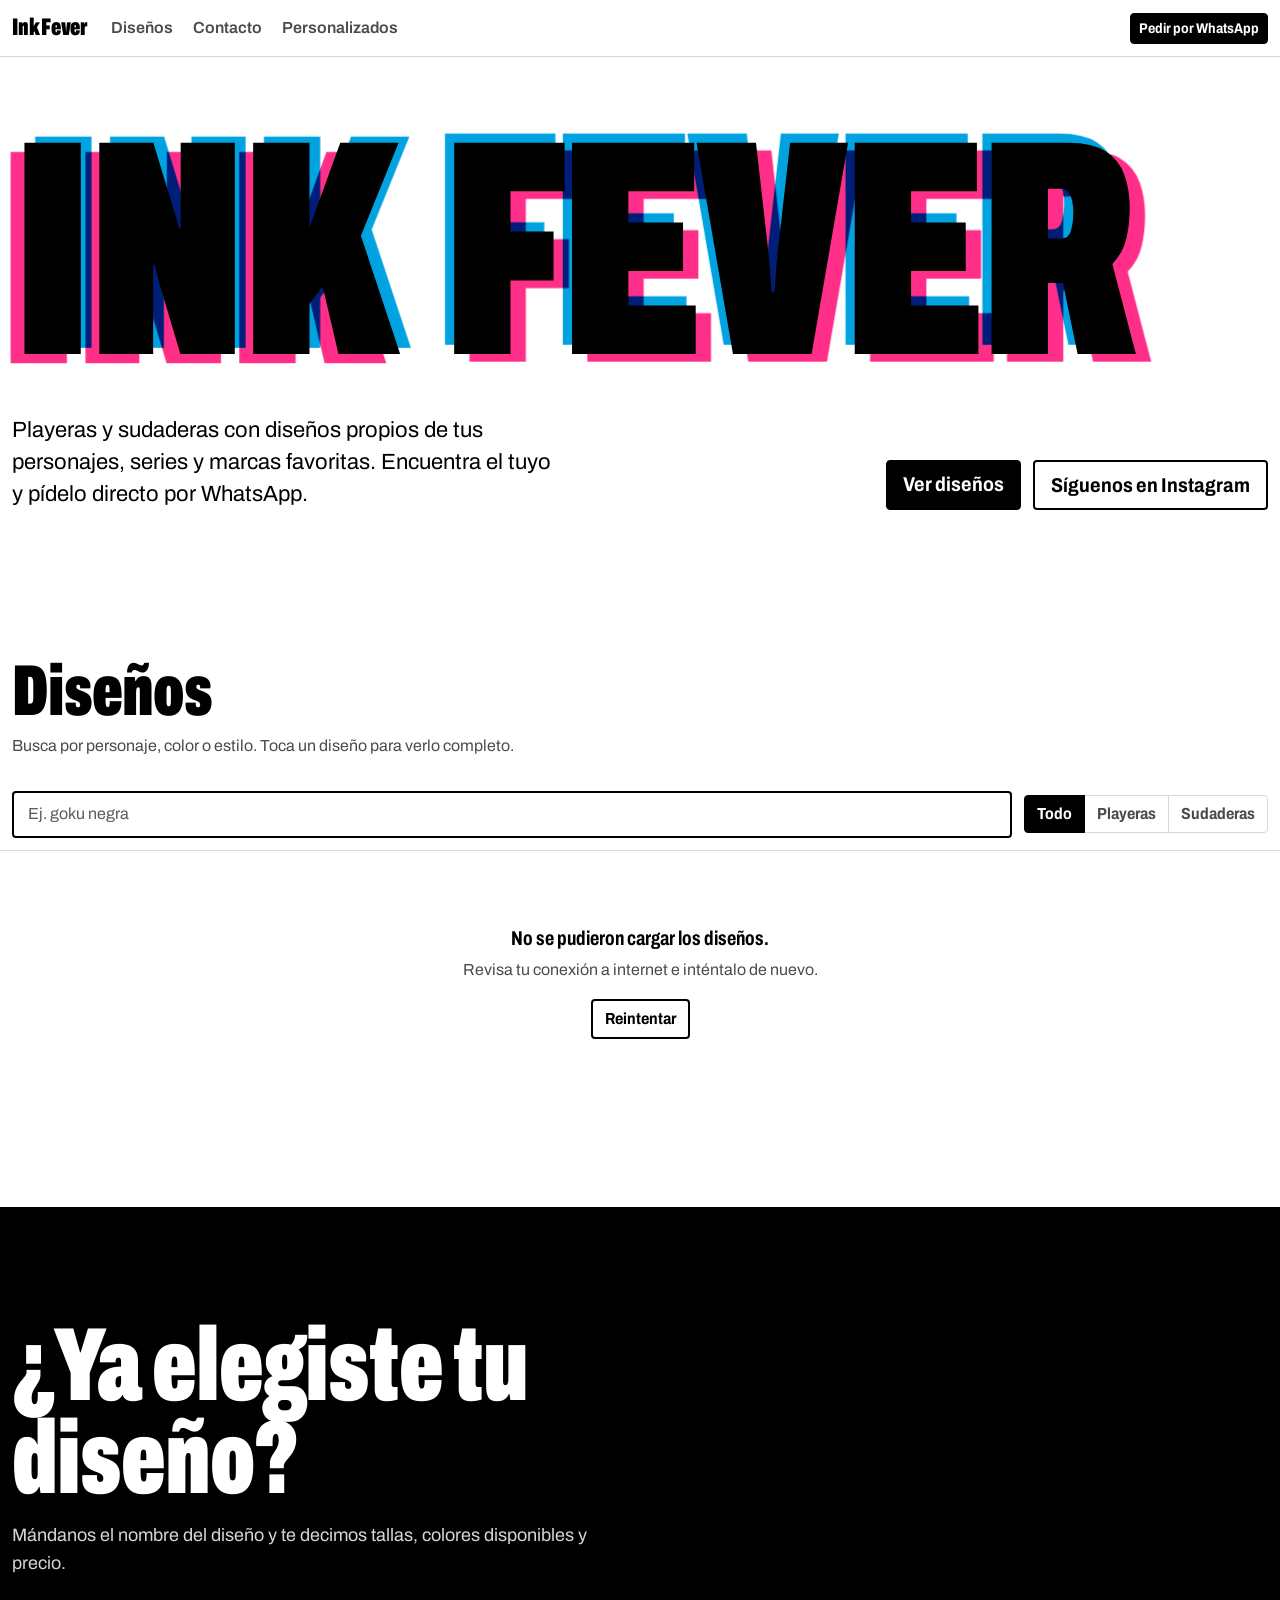
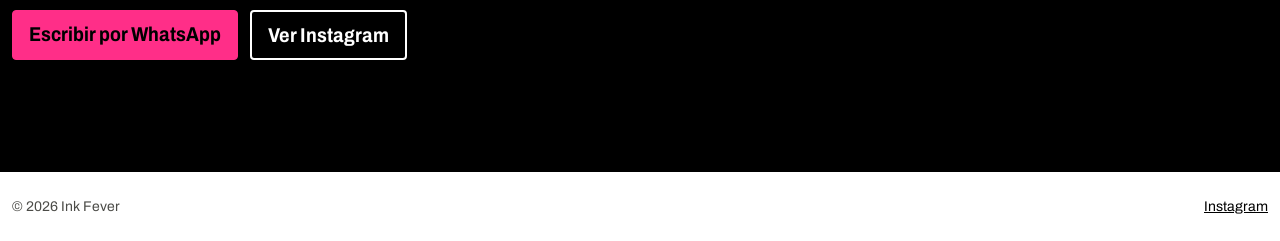
<file: frontend/index.html>
<!doctype html>
<html lang="es-MX">
<head>
  <meta charset="utf-8">
  <meta name="viewport" content="width=device-width, initial-scale=1">
  <title>Ink Fever | Playeras y sudaderas con diseños propios</title>
  <meta name="description" content="Playeras y sudaderas con diseños de Ink Fever. Busca tu diseño favorito y pídelo por WhatsApp.">
  <meta name="theme-color" content="#000000">

  <meta property="og:type" content="website">
  <meta property="og:title" content="Ink Fever">
  <meta property="og:description" content="Playeras y sudaderas con diseños propios. Elige el tuyo y pídelo por WhatsApp.">

  <link rel="icon" href="img/icon2.png" type="image/png">
  <link rel="preconnect" href="https://fonts.googleapis.com">
  <link rel="preconnect" href="https://fonts.gstatic.com" crossorigin>
  <link rel="stylesheet" href="https://fonts.googleapis.com/css2?family=Archivo:wdth,wght@62..125,400..900&display=swap">
  <link rel="stylesheet" href="https://cdn.jsdelivr.net/npm/bootstrap@5.3.3/dist/css/bootstrap.min.css"
        integrity="sha384-QWTKZyjpPEjISv5WaRU9OFeRpok6YctnYmDr5pNlyT2bRjXh0JMhjY6hW+ALEwIH" crossorigin="anonymous">
  <link rel="stylesheet" href="css/base.css">
  <link rel="stylesheet" href="css/landing.css">
</head>
<body>
  <a class="visually-hidden-focusable saltar" href="#disenos">Ir a los diseños</a>

  <header class="barra">
    <div class="container-xxl barra-interior">
      <a class="barra-marca" href="#inicio">Ink Fever</a>
      <nav class="barra-nav" aria-label="Principal">
        <a href="#disenos">Diseños</a>
        <a href="#contacto">Contacto</a>
        <a href="personalizados.html">Personalizados</a>
      </nav>
      <a class="btn btn-tinta btn-sm js-whatsapp" href="#" target="_blank" rel="noopener">Pedir por WhatsApp</a>
    </div>
  </header>

  <main id="inicio">
    <!-- Hero: el nombre impreso como serigrafía con el registro movido -->
    <section class="hero">
      <div class="container-xxl">
        <h1 class="marca" aria-label="Ink Fever">
          <span class="marca-linea" data-texto="INK" aria-hidden="true">INK</span>
          <span class="marca-linea" data-texto="FEVER" aria-hidden="true">FEVER</span>
        </h1>
        <div class="hero-pie">
          <p class="hero-texto">
            Playeras y sudaderas con diseños propios de tus personajes, series y marcas favoritas.
            Encuentra el tuyo y pídelo directo por WhatsApp.
          </p>
          <div class="hero-acciones">
            <a class="btn btn-tinta btn-lg" href="#disenos">Ver diseños</a>
            <a class="btn btn-contorno btn-lg js-instagram" href="#" target="_blank" rel="noopener">Síguenos en Instagram</a>
          </div>
        </div>
      </div>
    </section>

    <!-- Carrusel de categorías: cinta continua. Cada nombre filtra la galería. -->
    <section class="cinta" aria-label="Categorías">
      <div class="cinta-pista" id="cinta"></div>
    </section>

    <!-- Galería -->
    <section class="galeria" id="disenos" aria-labelledby="titulo-disenos">
      <div class="container-xxl">
        <div class="galeria-encabezado">
          <h2 id="titulo-disenos">Diseños</h2>
          <p class="galeria-ayuda">Busca por personaje, color o estilo. Toca un diseño para verlo completo.</p>
        </div>

        <div class="filtros">
          <div class="filtros-busqueda">
            <label class="visually-hidden" for="buscar">Buscar diseños</label>
            <input class="form-control" type="search" id="buscar" placeholder="Ej. goku negra" autocomplete="off" maxlength="100">
          </div>
          <div class="btn-group filtros-tipo" role="group" aria-label="Tipo de prenda">
            <input type="radio" class="btn-check" name="tipo" id="tipo-todo" value="" checked>
            <label class="btn btn-filtro" for="tipo-todo">Todo</label>
            <input type="radio" class="btn-check" name="tipo" id="tipo-playera" value="playera">
            <label class="btn btn-filtro" for="tipo-playera">Playeras</label>
            <input type="radio" class="btn-check" name="tipo" id="tipo-sudadera" value="sudadera">
            <label class="btn btn-filtro" for="tipo-sudadera">Sudaderas</label>
          </div>
          <div id="filtro-categoria" class="filtros-categoria"></div>
        </div>

        <div id="estado" class="galeria-estado" role="status" aria-live="polite"></div>
        <ul id="rejilla" class="rejilla" aria-label="Lista de diseños"></ul>

        <div class="galeria-mas">
          <button id="cargar-mas" class="btn btn-contorno" type="button" hidden>Ver más diseños</button>
        </div>
      </div>
    </section>

    <!-- Contacto -->
    <section class="contacto" id="contacto" aria-labelledby="titulo-contacto">
      <div class="container-xxl contacto-interior">
        <h2 id="titulo-contacto">¿Ya elegiste tu diseño?</h2>
        <p>Mándanos el nombre del diseño y te decimos tallas, colores disponibles y precio.</p>
        <div class="contacto-acciones">
          <a class="btn btn-fiebre btn-lg js-whatsapp" href="#" target="_blank" rel="noopener">Escribir por WhatsApp</a>
          <a class="btn btn-contorno-claro btn-lg js-instagram" href="#" target="_blank" rel="noopener">Ver Instagram</a>
        </div>
      </div>
    </section>
  </main>

  <footer class="pie">
    <div class="container-xxl pie-interior">
      <span>© <span id="anio"></span> Ink Fever</span>
      <a class="js-instagram" href="#" target="_blank" rel="noopener">Instagram</a>
    </div>
  </footer>

  <!-- Detalle de una prenda -->
  <div class="modal fade" id="modal-prenda" tabindex="-1" aria-labelledby="modal-titulo" aria-hidden="true">
    <div class="modal-dialog modal-dialog-centered modal-lg modal-fullscreen-sm-down">
      <div class="modal-content detalle">
        <button type="button" class="btn-close detalle-cerrar" data-bs-dismiss="modal" aria-label="Cerrar"></button>
        <div class="detalle-rejilla">
          <div class="detalle-galeria">
            <img id="detalle-imagen" class="detalle-imagen" alt="">
            <div id="detalle-miniaturas" class="detalle-miniaturas"></div>
          </div>
          <div class="detalle-info">
            <p id="detalle-tipo" class="detalle-tipo"></p>
            <h2 id="modal-titulo" class="detalle-titulo"></h2>
            <p id="detalle-descripcion" class="detalle-descripcion"></p>
            <div id="detalle-etiquetas" class="etiquetas"></div>
            <div class="detalle-acciones">
              <a id="detalle-whatsapp" class="btn btn-tinta btn-lg" target="_blank" rel="noopener">Pedir este diseño</a>
              <a class="btn btn-contorno js-instagram" href="#" target="_blank" rel="noopener">Ver más en Instagram</a>
            </div>
          </div>
        </div>
      </div>
    </div>
  </div>
    
  <script src="https://cdn.jsdelivr.net/npm/bootstrap@5.3.3/dist/js/bootstrap.bundle.min.js"
          integrity="sha384-YvpcrYf0tY3lHB60NNkmXc5s9fDVZLESaAA55NDzOxhy9GkcIdslK1eN7N6jIeHz" crossorigin="anonymous"></script>
  <script type="module" src="js/landing.js"></script>
  
  
</body>
</html>
</file>
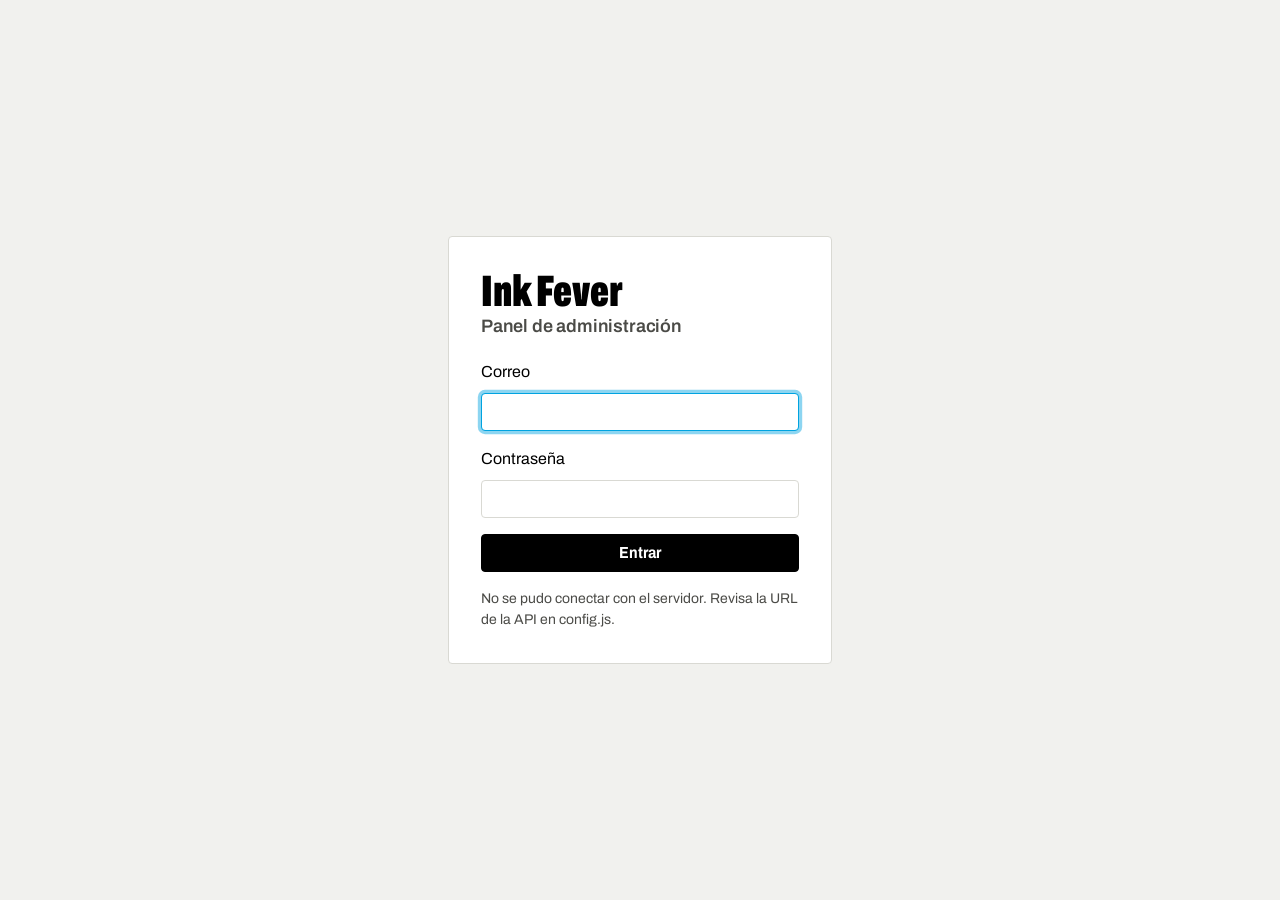
<file: frontend/admin/index.html>
<!doctype html>
<html lang="es-MX">
<head>
  <meta charset="utf-8">
  <meta name="viewport" content="width=device-width, initial-scale=1">
  <meta name="robots" content="noindex, nofollow">
  <title>Panel | Ink Fever</title>
  <link rel="icon" href="../img/icon2.png" type="image/png">
  <link rel="preconnect" href="https://fonts.googleapis.com">
  <link rel="preconnect" href="https://fonts.gstatic.com" crossorigin>
  <link rel="stylesheet" href="https://fonts.googleapis.com/css2?family=Archivo:wdth,wght@62..125,400..900&display=swap">
  <link rel="stylesheet" href="https://cdn.jsdelivr.net/npm/bootstrap@5.3.3/dist/css/bootstrap.min.css"
        integrity="sha384-QWTKZyjpPEjISv5WaRU9OFeRpok6YctnYmDr5pNlyT2bRjXh0JMhjY6hW+ALEwIH" crossorigin="anonymous">
  <link rel="stylesheet" href="../css/base.css">
  <link rel="stylesheet" href="../css/admin.css">
</head>
<body>

  <!-- ================= Inicio de sesión ================= -->
  <main id="vista-login" class="login" hidden>
    <form id="form-login" class="login-tarjeta" novalidate>
      <p class="login-marca">Ink Fever</p>
      <h1>Panel de administración</h1>

      <div class="mb-3">
        <label class="form-label" for="login-email">Correo</label>
        <input class="form-control" id="login-email" type="email" autocomplete="username" required>
      </div>
      <div class="mb-3">
        <label class="form-label" for="login-password">Contraseña</label>
        <input class="form-control" id="login-password" type="password" autocomplete="current-password" required maxlength="72">
      </div>

      <div id="login-error" class="alert alert-danger py-2" role="alert" hidden></div>
      <button id="login-boton" class="btn btn-tinta w-100" type="submit">Entrar</button>
      <p id="estado-servidor" class="login-servidor" role="status" aria-live="polite"></p>
    </form>
  </main>

  <!-- ================= Panel ================= -->
  <div id="vista-panel" hidden>
    <header class="panel-barra">
      <div class="container-xl panel-barra-interior">
        <span class="panel-marca">Ink Fever <span>Panel</span></span>
        <span id="admin-nombre" class="panel-usuario"></span>
        <a class="btn btn-sm btn-contorno-claro" href="../index.html" target="_blank" rel="noopener">Ver sitio</a>
        <button id="boton-salir" class="btn btn-sm btn-fiebre" type="button">Cerrar sesión</button>
      </div>
    </header>

    <main class="container-xl py-4">
      <ul class="nav nav-tabs mb-4" role="tablist">
        <li class="nav-item" role="presentation">
          <button class="nav-link active" data-bs-toggle="tab" data-bs-target="#tab-prendas" type="button" role="tab" aria-controls="tab-prendas" aria-selected="true">Prendas</button>
        </li>
        <li class="nav-item" role="presentation">
          <button class="nav-link" data-bs-toggle="tab" data-bs-target="#tab-categorias" type="button" role="tab" aria-controls="tab-categorias" aria-selected="false">Categorías</button>
        </li>
      </ul>

      <div class="tab-content">
        <!-- Prendas -->
        <section class="tab-pane fade show active" id="tab-prendas" role="tabpanel" aria-label="Prendas">
          <div class="panel-herramientas">
            <label class="visually-hidden" for="buscar-prendas">Buscar prendas</label>
            <input class="form-control" id="buscar-prendas" type="search" placeholder="Buscar por nombre o etiqueta" maxlength="100">
            <button id="boton-nueva" class="btn btn-tinta" type="button">Nueva prenda</button>
          </div>

          <div id="prendas-estado" class="panel-estado" role="status" aria-live="polite"></div>
          <div class="table-responsive">
            <table class="table align-middle panel-tabla">
              <thead>
                <tr>
                  <th scope="col"><span class="visually-hidden">Foto</span></th>
                  <th scope="col">Prenda</th>
                  <th scope="col">Tipo</th>
                  <th scope="col">Categoría</th>
                  <th scope="col">Visible</th>
                  <th scope="col"><span class="visually-hidden">Acciones</span></th>
                </tr>
              </thead>
              <tbody id="tabla-prendas"></tbody>
            </table>
          </div>
          <div class="text-center">
            <button id="prendas-mas" class="btn btn-contorno" type="button" hidden>Ver más</button>
          </div>
        </section>

        <!-- Categorías -->
        <section class="tab-pane fade" id="tab-categorias" role="tabpanel" aria-label="Categorías">
          <div class="row g-4">
            <div class="col-lg-4">
              <form id="form-categoria" class="panel-caja" novalidate>
                <h2 id="titulo-form-categoria" class="h5">Nueva categoría</h2>
                <input type="hidden" id="categoria-id">
                <div class="mb-3">
                  <label class="form-label" for="categoria-nombre">Nombre</label>
                  <input class="form-control" id="categoria-nombre" required minlength="2" maxlength="60" placeholder="Ej. Dragon Ball">
                </div>
                <div class="mb-3">
                  <label class="form-label" for="categoria-orden">Orden en el carrusel</label>
                  <input class="form-control" id="categoria-orden" type="number" min="0" max="999" value="0">
                  <div class="form-text">Las de número menor aparecen primero.</div>
                </div>
                <div class="form-check form-switch mb-3">
                  <input class="form-check-input" id="categoria-activa" type="checkbox" role="switch" checked>
                  <label class="form-check-label" for="categoria-activa">Mostrar en el sitio</label>
                </div>
                <div id="categoria-error" class="alert alert-danger py-2" role="alert" hidden></div>
                <div class="d-flex gap-2">
                  <button class="btn btn-tinta" type="submit">Guardar categoría</button>
                  <button id="categoria-cancelar" class="btn btn-contorno" type="button" hidden>Cancelar</button>
                </div>
              </form>
            </div>
            <div class="col-lg-8">
              <div class="table-responsive">
                <table class="table align-middle panel-tabla">
                  <thead>
                    <tr>
                      <th scope="col">Nombre</th>
                      <th scope="col">Orden</th>
                      <th scope="col">En el sitio</th>
                      <th scope="col"><span class="visually-hidden">Acciones</span></th>
                    </tr>
                  </thead>
                  <tbody id="tabla-categorias"></tbody>
                </table>
              </div>
            </div>
          </div>
        </section>
      </div>
    </main>
  </div>

  <!-- ================= Formulario de prenda ================= -->
  <div class="modal fade" id="modal-form" tabindex="-1" aria-labelledby="form-titulo" aria-hidden="true" data-bs-backdrop="static">
    <div class="modal-dialog modal-lg modal-dialog-scrollable modal-fullscreen-md-down">
      <form id="form-prenda" class="modal-content" novalidate>
        <div class="modal-header">
          <h2 class="modal-title h4" id="form-titulo">Nueva prenda</h2>
          <button type="button" class="btn-close" data-bs-dismiss="modal" aria-label="Cerrar"></button>
        </div>
        <div class="modal-body">
          <fieldset class="mb-4">
            <legend class="fotos-leyenda">Fotos</legend>
            <p class="form-text mt-0">JPG, PNG o WebP de hasta 8 MB. La primera es la que se ve en la galería. Máximo 8 fotos.</p>
            <div id="lista-imagenes" class="fotos"></div>
            <label class="fotos-agregar" for="input-fotos">
              <span>Agregar fotos</span>
              <input id="input-fotos" type="file" accept="image/jpeg,image/png,image/webp" multiple class="visually-hidden">
            </label>
          </fieldset>

          <div class="row g-3">
            <div class="col-12">
              <label class="form-label" for="prenda-nombre">Nombre</label>
              <input class="form-control" id="prenda-nombre" required minlength="2" maxlength="120" placeholder="Ej. Goku SSJ negra">
            </div>
            <div class="col-sm-6">
              <label class="form-label" for="prenda-tipo">Tipo</label>
              <select class="form-select" id="prenda-tipo" required>
                <option value="playera">Playera</option>
                <option value="sudadera">Sudadera</option>
              </select>
            </div>
            <div class="col-sm-6">
              <label class="form-label" for="prenda-categoria">Categoría</label>
              <select class="form-select" id="prenda-categoria"></select>
            </div>
            <div class="col-12">
              <label class="form-label" for="prenda-descripcion">Descripción <span class="text-body-secondary">(opcional)</span></label>
              <textarea class="form-control" id="prenda-descripcion" rows="3" maxlength="1000" placeholder="Material, tipo de impresión, corte…"></textarea>
            </div>
            <div class="col-12">
              <label class="form-label" for="input-etiqueta">Etiquetas</label>
              <div class="etiquetas-campo" id="campo-etiquetas">
                <div id="lista-etiquetas" class="etiquetas"></div>
                <input id="input-etiqueta" list="sugerencias-etiquetas" autocomplete="off" maxlength="40" placeholder="Escribe y presiona Enter">
                <datalist id="sugerencias-etiquetas"></datalist>
              </div>
              <div class="form-text">Ayudan a que te encuentren: personaje, color, estilo. Ej. goku, negra, anime.</div>
            </div>
            <div class="col-12">
              <div class="form-check form-switch">
                <input class="form-check-input" id="prenda-visible" type="checkbox" role="switch" checked>
                <label class="form-check-label" for="prenda-visible">Mostrar en el sitio</label>
              </div>
            </div>
          </div>

          <div id="form-error" class="alert alert-danger py-2 mt-3 mb-0" role="alert" hidden></div>
        </div>
        <div class="modal-footer">
          <button type="button" class="btn btn-contorno" data-bs-dismiss="modal">Cancelar</button>
          <button id="boton-guardar" type="submit" class="btn btn-tinta">Guardar prenda</button>
        </div>
      </form>
    </div>
  </div>

  <div class="toast-container position-fixed bottom-0 end-0 p-3" id="avisos"></div>

  <script src="https://cdn.jsdelivr.net/npm/bootstrap@5.3.3/dist/js/bootstrap.bundle.min.js"
          integrity="sha384-YvpcrYf0tY3lHB60NNkmXc5s9fDVZLESaAA55NDzOxhy9GkcIdslK1eN7N6jIeHz" crossorigin="anonymous"></script>
  <script type="module" src="../js/admin/panel.js"></script>

  
</body>
</html>
</file>
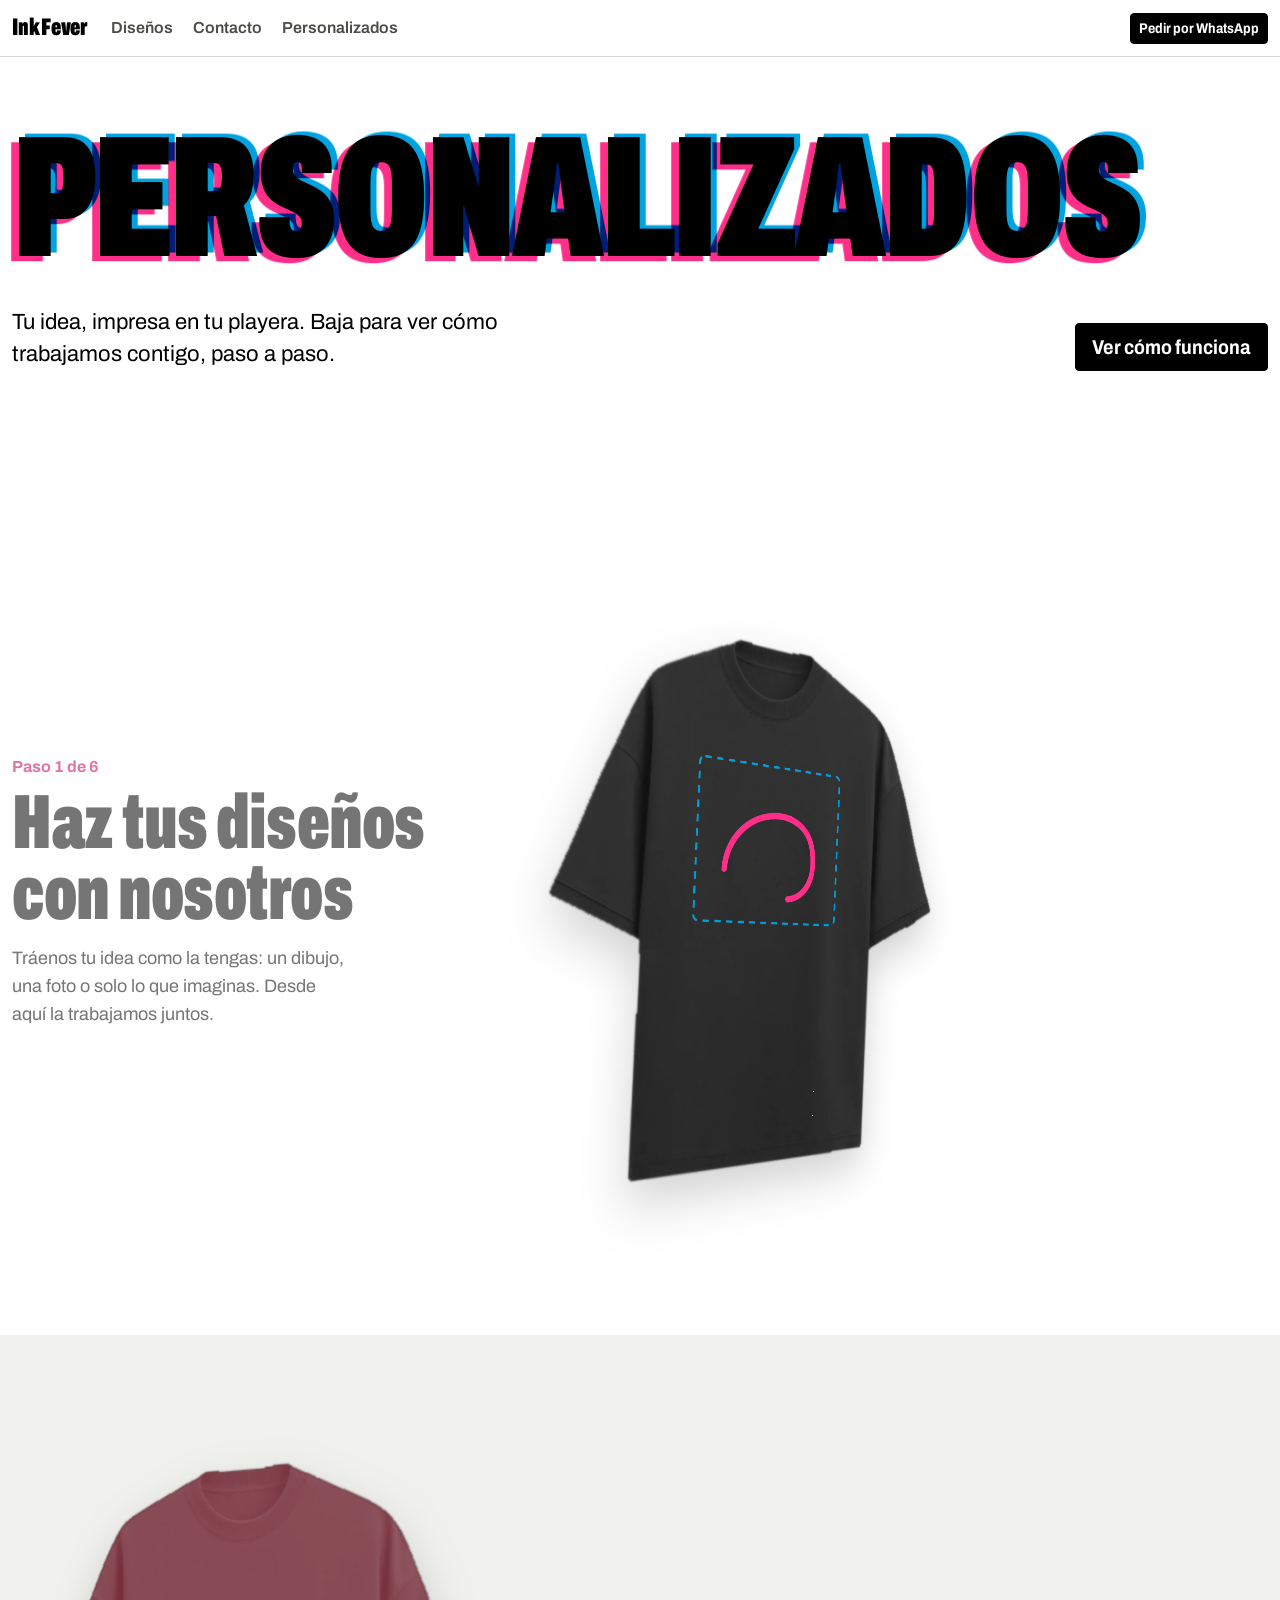
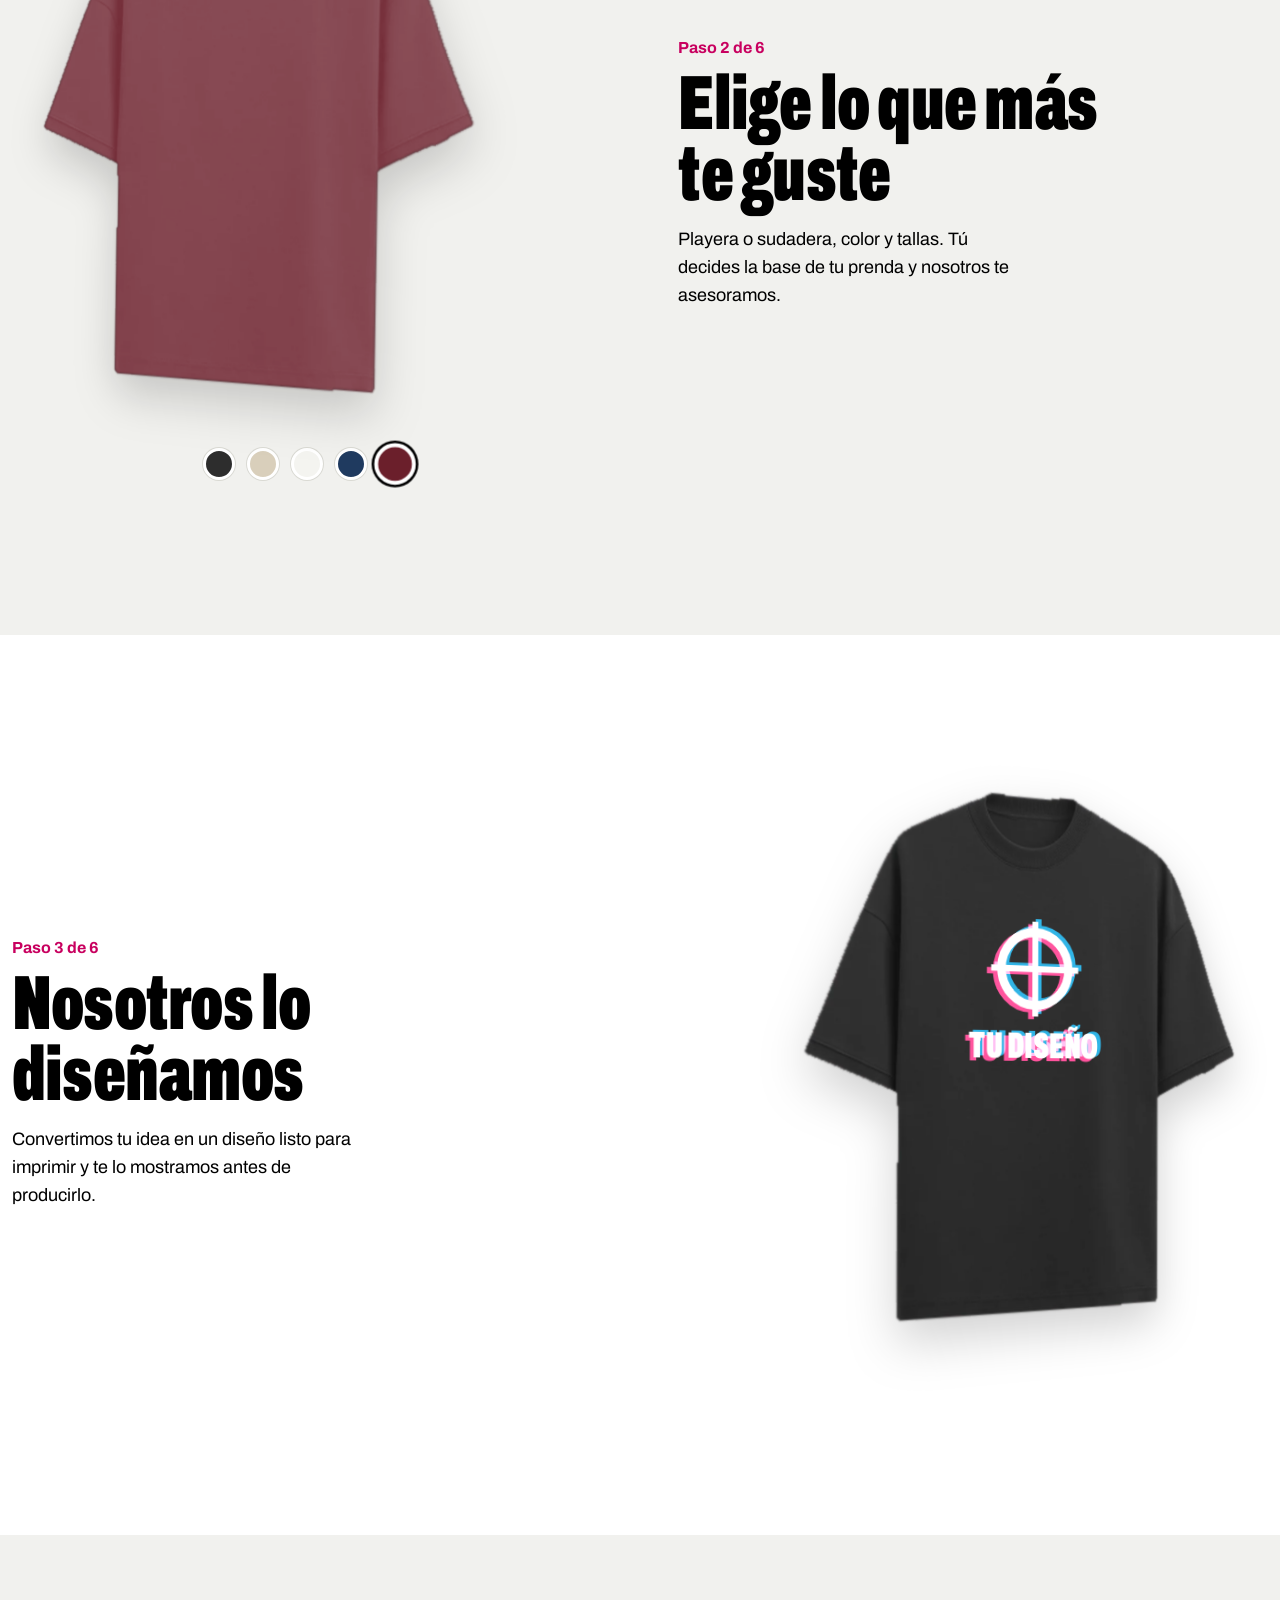
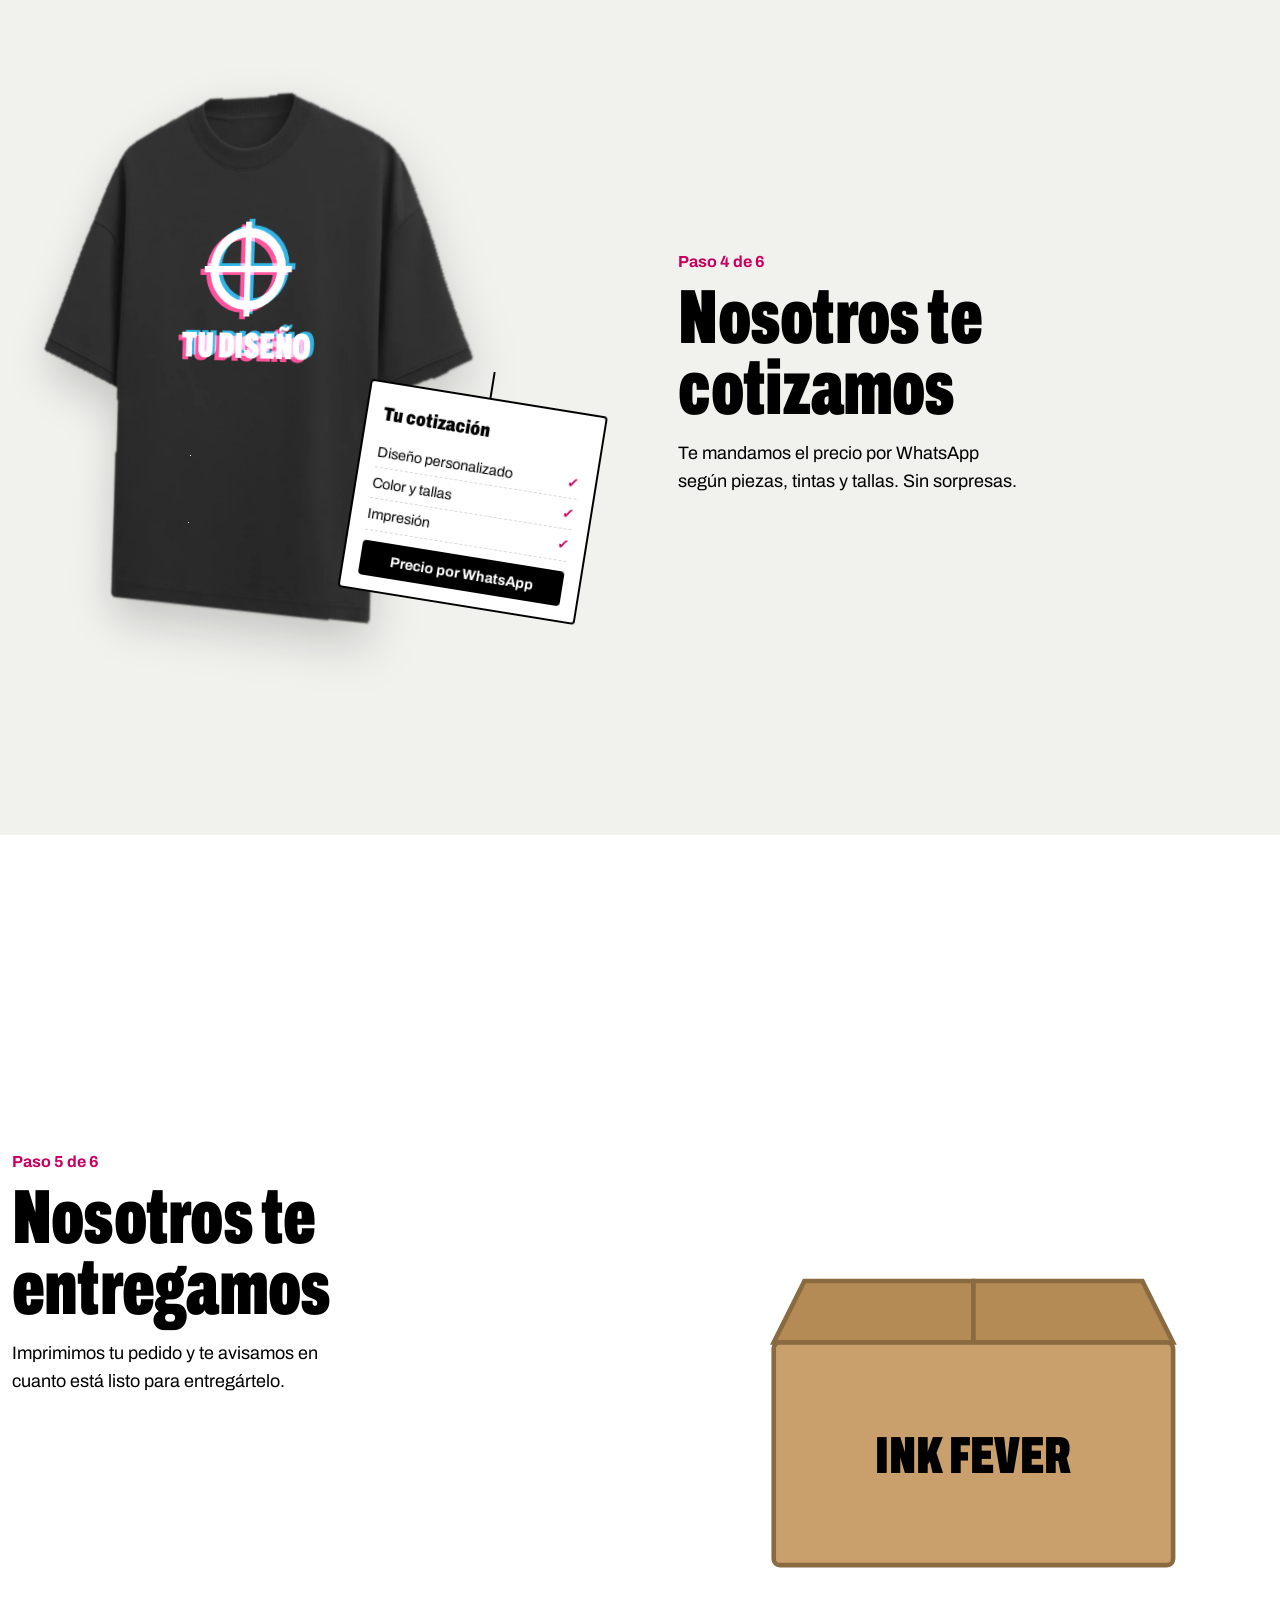
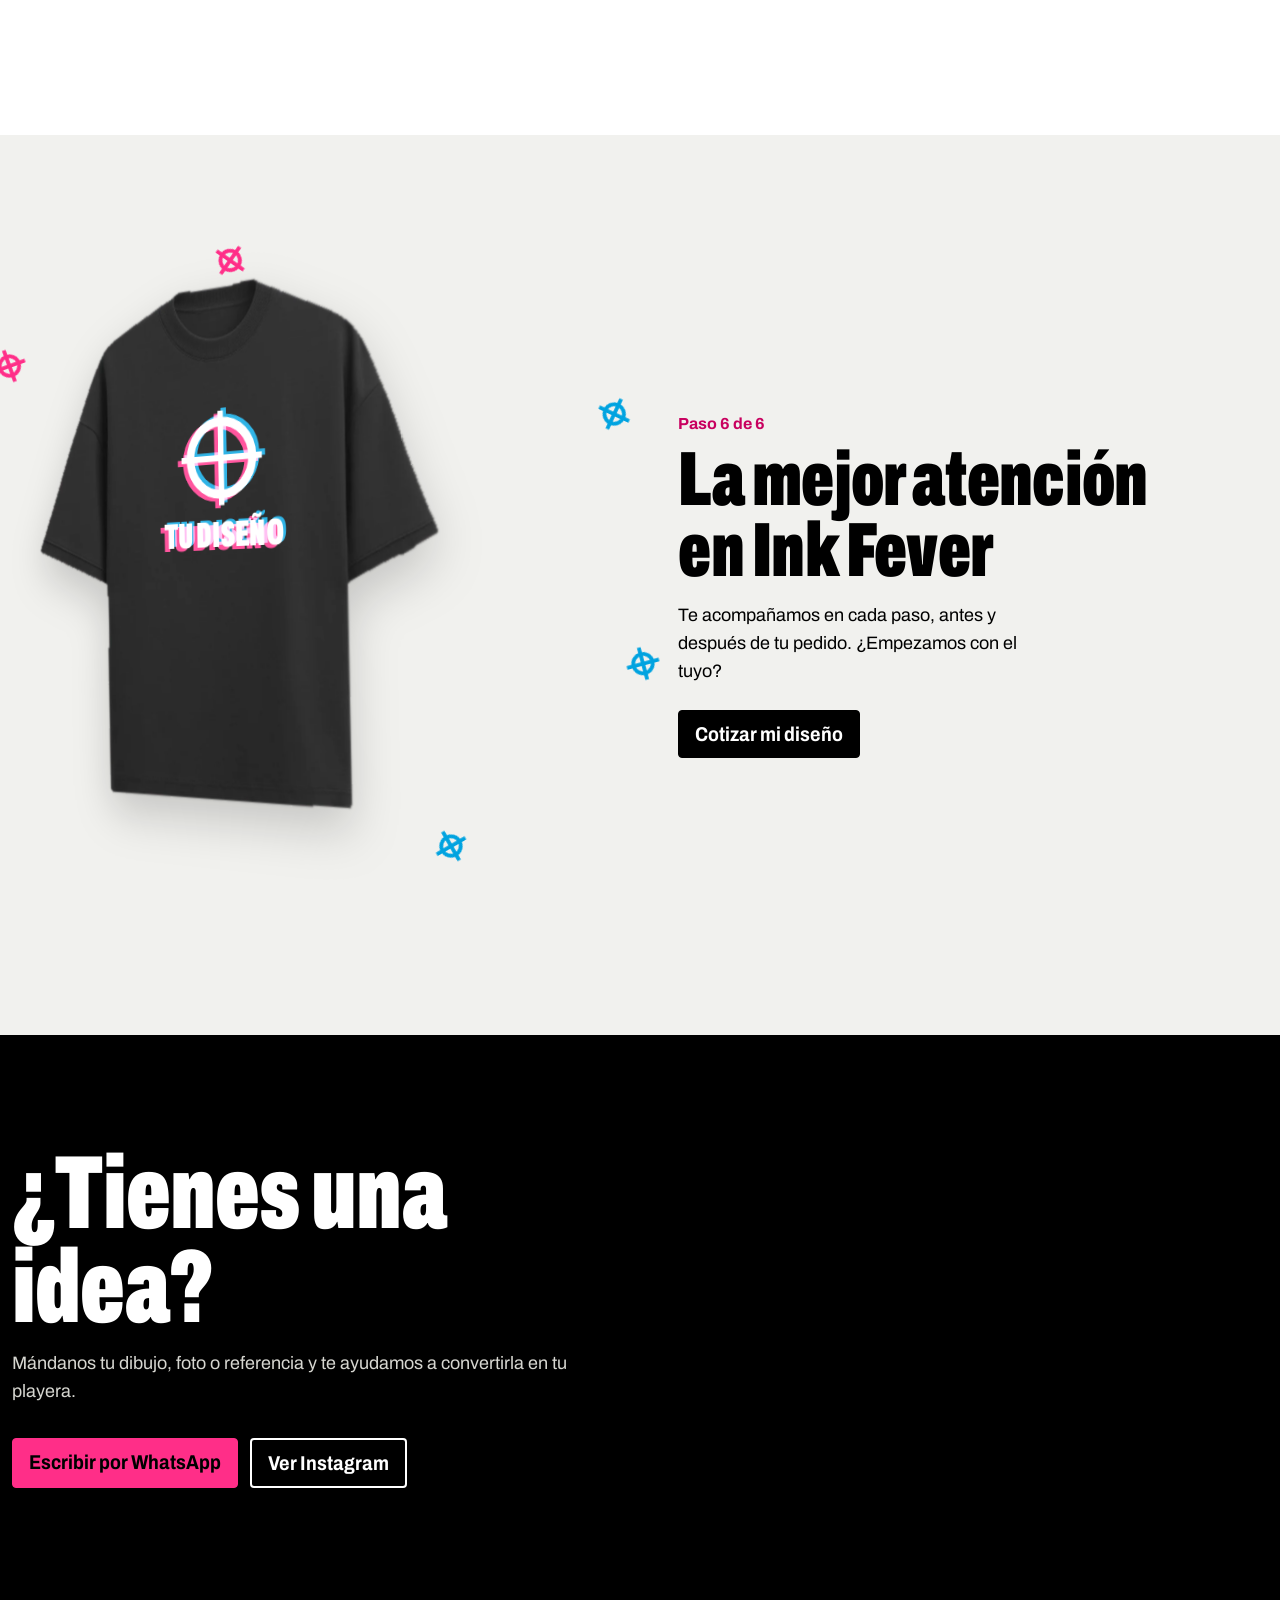
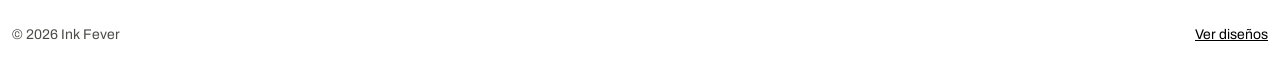
<file: frontend/personalizados.html>
<!doctype html>
<html lang="es-MX">
<head>
  <meta charset="utf-8">
  <meta name="viewport" content="width=device-width, initial-scale=1">
  <title>Personalizados | Ink Fever</title>
  <meta name="description" content="Haz tu playera personalizada con Ink Fever: tú traes la idea, nosotros la diseñamos, te cotizamos y te la entregamos.">
  <meta name="theme-color" content="#000000">
  <meta property="og:type" content="website">
  <meta property="og:title" content="Playeras personalizadas | Ink Fever">
  <meta property="og:description" content="Tú traes la idea, nosotros la diseñamos, te cotizamos y te la entregamos.">

  <link rel="icon" href="img/icon2.png" type="image/png">
  <link rel="preconnect" href="https://fonts.googleapis.com">
  <link rel="preconnect" href="https://fonts.gstatic.com" crossorigin>
  <link rel="stylesheet" href="https://fonts.googleapis.com/css2?family=Archivo:wdth,wght@62..125,400..900&display=swap">
  <link rel="stylesheet" href="https://cdn.jsdelivr.net/npm/bootstrap@5.3.3/dist/css/bootstrap.min.css"
        integrity="sha384-QWTKZyjpPEjISv5WaRU9OFeRpok6YctnYmDr5pNlyT2bRjXh0JMhjY6hW+ALEwIH" crossorigin="anonymous">
  <link rel="stylesheet" href="css/base.css">
  <link rel="stylesheet" href="css/landing.css">
  <link rel="stylesheet" href="css/personalizados.css">
  <link rel="preload" as="image" href="img/playera-base.png">
</head>
<body>
  <a class="visually-hidden-focusable saltar" href="#paso-1">Ir a los pasos</a>

  <header class="barra">
    <div class="container-xxl barra-interior">
      <a class="barra-marca" href="index.html">Ink Fever</a>
      <nav class="barra-nav" aria-label="Principal">
        <a href="index.html#disenos">Diseños</a>
        <a href="#contacto">Contacto</a>
        <a href="personalizados.html" aria-current="page">Personalizados</a>
      </nav>
      <a class="btn btn-tinta btn-sm js-whatsapp" href="#" target="_blank" rel="noopener">Pedir por WhatsApp</a>
    </div>
  </header>

  <main>
    <!-- Presentación -->
    <section class="hero perso-hero">
      <div class="container-xxl">
        <h1 class="marca perso-titulo" aria-label="Personalizados">
          <span class="marca-linea" data-texto="PERSONALIZADOS" aria-hidden="true">PERSONALIZADOS</span>
        </h1>
        <div class="hero-pie">
          <p class="hero-texto">
            Tu idea, impresa en tu playera. Baja para ver cómo trabajamos contigo, paso a paso.
          </p>
          <div class="hero-acciones">
            <a class="btn btn-tinta btn-lg" href="#paso-1">Ver cómo funciona</a>
          </div>
        </div>
      </div>
    </section>

    <!-- ============ Paso 1: haz tus diseños con nosotros ============ -->
    <section class="paso" id="paso-1" data-paso="1" aria-labelledby="titulo-paso-1">
      <div class="container-xxl paso-interior">
        <div class="paso-visual" aria-hidden="true">
          <div class="playera">
            <img class="playera-foto" src="img/playera-base.png" alt="" width="760" height="844" decoding="async">
            <svg class="playera-arte" viewBox="0 0 200 180">
              <rect class="boceto-area" x="4" y="4" width="192" height="172" rx="6"/>
              <path class="boceto-trazo" pathLength="1"
                    d="M40 120 C45 50 150 35 160 95 S105 165 85 125 S110 60 165 80 S170 150 125 160"/>
            </svg>
          </div>
        </div>
        <div class="paso-texto">
          <p class="paso-numero">Paso 1 de 6</p>
          <h2 id="titulo-paso-1">Haz tus diseños con nosotros</h2>
          <p>Tráenos tu idea como la tengas: un dibujo, una foto o solo lo que imaginas. Desde aquí la trabajamos juntos.</p>
        </div>
      </div>
    </section>

    <!-- ============ Paso 2: elige lo que más te guste ============ -->
    <section class="paso" id="paso-2" data-paso="2" aria-labelledby="titulo-paso-2">
      <div class="container-xxl paso-interior">
        <div class="paso-visual" aria-hidden="true">
          <div class="playera">
            <img class="playera-foto" src="img/playera-base.png" alt="" width="760" height="844" decoding="async">
            <span class="playera-color"></span>
          </div>
          <div class="muestras">
            <span class="muestra" data-color="#000000" style="--muestra:#2d2d2d"></span>
            <span class="muestra" data-color="#d6ccb6" style="--muestra:#d9cfbb"></span>
            <span class="muestra" data-color="#ecebe6" style="--muestra:#f4f4f0"></span>
            <span class="muestra" data-color="#1f3a5f" style="--muestra:#1f3a5f"></span>
            <span class="muestra" data-color="#6b1f2b" style="--muestra:#6b1f2b"></span>
          </div>
        </div>
        <div class="paso-texto">
          <p class="paso-numero">Paso 2 de 6</p>
          <h2 id="titulo-paso-2">Elige lo que más te guste</h2>
          <p>Playera o sudadera, color y tallas. Tú decides la base de tu prenda y nosotros te asesoramos.</p>
        </div>
      </div>
    </section>

    <!-- ============ Paso 3: nosotros lo diseñamos ============ -->
    <section class="paso" id="paso-3" data-paso="3" aria-labelledby="titulo-paso-3">
      <div class="container-xxl paso-interior">
        <div class="paso-visual" aria-hidden="true">
          <div class="playera">
            <img class="playera-foto" src="img/playera-base.png" alt="" width="760" height="844" decoding="async">
            <svg class="playera-arte arte-tintas" viewBox="0 0 200 180">
              <use class="tinta tinta-m" href="#arte-ink-fever" width="200" height="180"/>
              <use class="tinta tinta-c" href="#arte-ink-fever" width="200" height="180"/>
              <use class="tinta tinta-b" href="#arte-ink-fever" width="200" height="180"/>
            </svg>
          </div>
        </div>
        <div class="paso-texto">
          <p class="paso-numero">Paso 3 de 6</p>
          <h2 id="titulo-paso-3">Nosotros lo diseñamos</h2>
          <p>Convertimos tu idea en un diseño listo para imprimir y te lo mostramos antes de producirlo.</p>
        </div>
      </div>
    </section>

    <!-- ============ Paso 4: nosotros te cotizamos ============ -->
    <section class="paso" id="paso-4" data-paso="4" aria-labelledby="titulo-paso-4">
      <div class="container-xxl paso-interior">
        <div class="paso-visual" aria-hidden="true">
          <div class="playera">
            <img class="playera-foto" src="img/playera-base.png" alt="" width="760" height="844" decoding="async">
            <svg class="playera-arte arte-listo" viewBox="0 0 200 180">
              <use class="tinta tinta-m" href="#arte-ink-fever" width="200" height="180"/>
              <use class="tinta tinta-c" href="#arte-ink-fever" width="200" height="180"/>
              <use class="tinta tinta-b" href="#arte-ink-fever" width="200" height="180"/>
            </svg>
          </div>
          <div class="cotizacion">
            <span class="cotizacion-hilo"></span>
            <p class="cotizacion-titulo">Tu cotización</p>
            <ul>
              <li>Diseño personalizado <b>✓</b></li>
              <li>Color y tallas <b>✓</b></li>
              <li>Impresión <b>✓</b></li>
            </ul>
            <p class="cotizacion-total">Precio por WhatsApp</p>
          </div>
        </div>
        <div class="paso-texto">
          <p class="paso-numero">Paso 4 de 6</p>
          <h2 id="titulo-paso-4">Nosotros te cotizamos</h2>
          <p>Te mandamos el precio por WhatsApp según piezas, tintas y tallas. Sin sorpresas.</p>
        </div>
      </div>
    </section>

    <!-- ============ Paso 5: nosotros te entregamos ============ -->
    <section class="paso" id="paso-5" data-paso="5" aria-labelledby="titulo-paso-5">
      <div class="container-xxl paso-interior">
        <div class="paso-visual" aria-hidden="true">
          <div class="playera">
            <div class="playera-empaque">
              <img class="playera-foto" src="img/playera-base.png" alt="" width="760" height="844" decoding="async">
              <svg class="playera-arte arte-listo" viewBox="0 0 200 180">
                <use class="tinta tinta-m" href="#arte-ink-fever" width="200" height="180"/>
                <use class="tinta tinta-c" href="#arte-ink-fever" width="200" height="180"/>
                <use class="tinta tinta-b" href="#arte-ink-fever" width="200" height="180"/>
              </svg>
            </div>
          </div>
          <div class="caja">
            <svg viewBox="0 0 300 190">
              <polygon class="solapa solapa-izq" points="20,40 150,40 150,0 40,0"/>
              <polygon class="solapa solapa-der" points="150,40 280,40 260,0 150,0"/>
              <rect class="caja-frente" x="20" y="40" width="260" height="145" rx="4"/>
              <text class="caja-texto" x="150" y="125" text-anchor="middle">INK FEVER</text>
            </svg>
          </div>
        </div>
        <div class="paso-texto">
          <p class="paso-numero">Paso 5 de 6</p>
          <h2 id="titulo-paso-5">Nosotros te entregamos</h2>
          <p>Imprimimos tu pedido y te avisamos en cuanto está listo para entregártelo.</p>
        </div>
      </div>
    </section>

    <!-- ============ Paso 6: la mejor atención ============ -->
    <section class="paso" id="paso-6" data-paso="6" aria-labelledby="titulo-paso-6">
      <div class="container-xxl paso-interior">
        <div class="paso-visual" aria-hidden="true">
          <div class="playera">
            <img class="playera-foto" src="img/playera-base.png" alt="" width="760" height="844" decoding="async">
            <svg class="playera-arte arte-listo" viewBox="0 0 200 180">
              <use class="tinta tinta-m" href="#arte-ink-fever" width="200" height="180"/>
              <use class="tinta tinta-c" href="#arte-ink-fever" width="200" height="180"/>
              <use class="tinta tinta-b" href="#arte-ink-fever" width="200" height="180"/>
            </svg>
          </div>
          <div class="destellos">
            <svg viewBox="0 0 24 24" style="--dx:-0.62;--dy:-0.40;--r:-20deg"><circle cx="12" cy="12" r="6.5"/><path d="M12 1v22M1 12h22"/></svg>
            <svg viewBox="0 0 24 24" style="--dx:0.64;--dy:-0.30;--r:25deg"><circle cx="12" cy="12" r="6.5"/><path d="M12 1v22M1 12h22"/></svg>
            <svg viewBox="0 0 24 24" style="--dx:-0.70;--dy:0.14;--r:10deg"><circle cx="12" cy="12" r="6.5"/><path d="M12 1v22M1 12h22"/></svg>
            <svg viewBox="0 0 24 24" style="--dx:0.70;--dy:0.22;--r:-15deg"><circle cx="12" cy="12" r="6.5"/><path d="M12 1v22M1 12h22"/></svg>
            <svg viewBox="0 0 24 24" style="--dx:-0.16;--dy:-0.62;--r:35deg"><circle cx="12" cy="12" r="6.5"/><path d="M12 1v22M1 12h22"/></svg>
            <svg viewBox="0 0 24 24" style="--dx:0.30;--dy:0.60;--r:-30deg"><circle cx="12" cy="12" r="6.5"/><path d="M12 1v22M1 12h22"/></svg>
          </div>
        </div>
        <div class="paso-texto">
          <p class="paso-numero">Paso 6 de 6</p>
          <h2 id="titulo-paso-6">La mejor atención en Ink Fever</h2>
          <p>Te acompañamos en cada paso, antes y después de tu pedido. ¿Empezamos con el tuyo?</p>
          <a class="btn btn-tinta btn-lg js-whatsapp-perso" href="#" target="_blank" rel="noopener">Cotizar mi diseño</a>
        </div>
      </div>
    </section>

    <!-- Contacto -->
    <section class="contacto" id="contacto" aria-labelledby="titulo-contacto">
      <div class="container-xxl contacto-interior">
        <h2 id="titulo-contacto">¿Tienes una idea?</h2>
        <p>Mándanos tu dibujo, foto o referencia y te ayudamos a convertirla en tu playera.</p>
        <div class="contacto-acciones">
          <a class="btn btn-fiebre btn-lg js-whatsapp-perso" href="#" target="_blank" rel="noopener">Escribir por WhatsApp</a>
          <a class="btn btn-contorno-claro btn-lg js-instagram" href="#" target="_blank" rel="noopener">Ver Instagram</a>
        </div>
      </div>
    </section>
  </main>

  <footer class="pie">
    <div class="container-xxl pie-interior">
      <span>© <span id="anio"></span> Ink Fever</span>
      <a href="index.html">Ver diseños</a>
    </div>
  </footer>

  <!-- Arte que se "imprime" en la playera (se reutiliza en varios pasos) -->
  <svg width="0" height="0" style="position:absolute" aria-hidden="true">
    <symbol id="arte-ink-fever" viewBox="0 0 200 180">
      <circle cx="100" cy="62" r="40" fill="none" stroke="currentColor" stroke-width="10"/>
      <path d="M100 10v104M48 62h104" stroke="currentColor" stroke-width="7"/>
      <text x="100" y="160" text-anchor="middle" fill="currentColor" class="arte-texto">TU DISEÑO</text>
    </symbol>
  </svg>

  <script type="module" src="js/personalizados.js"></script>
</body>
</html>
</file>
<file: frontend/css/base.css>
/* ==========================================================
   Ink Fever · Base compartida (landing y panel)
   Concepto: serigrafía. Algodón blanco, tinta negra,
   magenta y cian de proceso, malla gris.
   ========================================================== */
:root {
  --algodon: #ffffff;
  --papel: #f1f1ee;        /* fondo de fotos y superficies */
  --malla: #d9d9d3;        /* bordes */
  --tinta: #000000;
  --tinta-suave: #4b4b47;  /* texto secundario (contraste AA sobre blanco) */
  --fiebre: #ff2e88;       /* magenta fluorescente */
  --fiebre-oscuro: #c8005f;
  --cian: #00a3e0;

  --fuente: "Archivo", "Arial Narrow", "Helvetica Neue", Arial, sans-serif;
  --radio: 4px;

  --bs-body-font-family: var(--fuente);
  --bs-body-color: var(--tinta);
  --bs-body-bg: var(--algodon);
  --bs-border-color: var(--malla);
  --bs-border-radius: var(--radio);
  --bs-link-color-rgb: 0, 0, 0;
  --bs-link-hover-color-rgb: 200, 0, 95;
  --bs-focus-ring-color: rgba(0, 163, 224, 0.45);
}

body {
  font-size: 1rem;
  line-height: 1.55;
  -webkit-font-smoothing: antialiased;
}

h1, h2, h3 {
  font-stretch: 75%;
  font-weight: 800;
  line-height: 1.05;
  letter-spacing: -0.01em;
}

::selection { background: var(--fiebre); color: var(--algodon); }

:focus-visible {
  outline: 3px solid var(--cian);
  outline-offset: 2px;
}

.saltar {
  position: absolute;
  top: 0.5rem;
  left: 0.5rem;
  z-index: 2000;
  padding: 0.5rem 1rem;
  background: var(--tinta);
  color: var(--algodon);
}

/* ---------- Botones ---------- */
.btn {
  --bs-btn-font-weight: 700;
  --bs-btn-border-radius: var(--radio);
  font-stretch: 87.5%;
}

.btn-tinta {
  --bs-btn-color: var(--algodon);
  --bs-btn-bg: var(--tinta);
  --bs-btn-border-color: var(--tinta);
  --bs-btn-hover-color: var(--algodon);
  --bs-btn-hover-bg: var(--fiebre-oscuro);
  --bs-btn-hover-border-color: var(--fiebre-oscuro);
  --bs-btn-active-bg: var(--fiebre-oscuro);
  --bs-btn-active-border-color: var(--fiebre-oscuro);
  --bs-btn-active-color: var(--algodon);
  --bs-btn-disabled-bg: var(--tinta-suave);
  --bs-btn-disabled-border-color: var(--tinta-suave);
}

.btn-fiebre {
  --bs-btn-color: var(--tinta);
  --bs-btn-bg: var(--fiebre);
  --bs-btn-border-color: var(--fiebre);
  --bs-btn-hover-color: var(--tinta);
  --bs-btn-hover-bg: var(--algodon);
  --bs-btn-hover-border-color: var(--algodon);
  --bs-btn-active-bg: var(--algodon);
  --bs-btn-active-color: var(--tinta);
}

.btn-contorno {
  --bs-btn-color: var(--tinta);
  --bs-btn-border-color: var(--tinta);
  --bs-btn-hover-color: var(--algodon);
  --bs-btn-hover-bg: var(--tinta);
  --bs-btn-hover-border-color: var(--tinta);
  --bs-btn-active-bg: var(--tinta);
  --bs-btn-active-color: var(--algodon);
  border-width: 2px;
}

.btn-contorno-claro {
  --bs-btn-color: var(--algodon);
  --bs-btn-border-color: var(--algodon);
  --bs-btn-hover-color: var(--tinta);
  --bs-btn-hover-bg: var(--algodon);
  --bs-btn-hover-border-color: var(--algodon);
  --bs-btn-active-bg: var(--algodon);
  --bs-btn-active-color: var(--tinta);
  border-width: 2px;
}

/* ---------- Etiquetas (chips) ---------- */
.etiquetas {
  display: flex;
  flex-wrap: wrap;
  gap: 0.375rem;
}

.etiqueta {
  display: inline-flex;
  align-items: center;
  gap: 0.25rem;
  padding: 0.125rem 0.625rem;
  border: 1px solid var(--malla);
  border-radius: 999px;
  background: var(--algodon);
  color: var(--tinta-suave);
  font-size: 0.8125rem;
  line-height: 1.6;
}

button.etiqueta { cursor: pointer; }
button.etiqueta:hover { border-color: var(--tinta); color: var(--tinta); }

.form-control:focus,
.form-select:focus,
.form-check-input:focus {
  border-color: var(--cian);
  box-shadow: 0 0 0 0.2rem var(--bs-focus-ring-color);
}

.form-check-input:checked {
  background-color: var(--tinta);
  border-color: var(--tinta);
}

@media (prefers-reduced-motion: reduce) {
  *, *::before, *::after {
    animation-duration: 0.01ms !important;
    animation-iteration-count: 1 !important;
    transition-duration: 0.01ms !important;
    scroll-behavior: auto !important;
  }
}
</file>
<file: frontend/css/landing.css>
/* ==========================================================
   Ink Fever · Landing
   ========================================================== */
:root { --alto-barra: 3.5rem; }

html { scroll-behavior: smooth; scroll-padding-top: calc(var(--alto-barra) + 5rem); }

/* ---------- Barra superior ---------- */
.barra {
  position: sticky;
  top: 0;
  z-index: 1030;
  background: var(--algodon);
  border-bottom: 1px solid var(--malla);
}

.barra-interior {
  display: flex;
  align-items: center;
  gap: 1.5rem;
  min-height: var(--alto-barra);
}

.barra-marca {
  font-size: 1.5rem;
  font-weight: 900;
  font-stretch: 62.5%;
  color: var(--tinta);
  text-decoration: none;
  letter-spacing: -0.01em;
}

.barra-nav {
  display: flex;
  gap: 1.25rem;
  margin-right: auto;
}

.barra-nav a {
  color: var(--tinta-suave);
  text-decoration: none;
  font-weight: 600;
}

.barra-nav a:hover { color: var(--tinta); }

@media (max-width: 575.98px) {
  .barra-nav { display: none; }
  .barra-marca { margin-right: auto; }
}

/* ---------- Hero: impresión con el registro movido ---------- */
.hero { padding: clamp(2rem, 6vw, 4.5rem) 0 clamp(2.5rem, 6vw, 4rem); overflow: hidden; }

.marca {
  margin: 0 0 clamp(1.5rem, 4vw, 2.5rem);
  font-size: clamp(6rem, 40vw, 18rem);
  font-weight: 900;
  font-stretch: 62.5%;
  line-height: 0.8;
  letter-spacing: -0.02em;
}

.marca-linea {
  position: relative;
  display: block;
  width: fit-content;
  isolation: isolate;
}

/* Dos capas de tinta debajo del negro, cada una desfasada como si la malla se hubiera movido */
.marca-linea::before,
.marca-linea::after {
  content: attr(data-texto);
  position: absolute;
  inset: 0;
  z-index: -1;
  mix-blend-mode: multiply;
  animation: registro 1.1s cubic-bezier(0.2, 0.7, 0.2, 1) 0.15s both;
}

.marca-linea::before {
  color: var(--fiebre);
  --desfase: translate(-0.045em, 0.03em);
  transform: var(--desfase);
}

.marca-linea::after {
  color: var(--cian);
  --desfase: translate(0.035em, -0.02em);
  transform: var(--desfase);
  animation-delay: 0.3s;
}

.marca-linea + .marca-linea::before { --desfase: translate(0.05em, 0.025em); }
.marca-linea + .marca-linea::after  { --desfase: translate(-0.03em, -0.03em); }

/* En pantallas grandes el nombre va en una sola línea, a todo lo ancho */
@media (min-width: 992px) {
  .marca {
    display: flex;
    column-gap: 0.16em;
    font-size: min(24vw, 22.5rem);
  }
}

@keyframes registro {
  from { opacity: 0; transform: translate(0, -0.35em); }
  to   { opacity: 1; transform: var(--desfase); }
}

.hero-pie {
  display: flex;
  flex-wrap: wrap;
  align-items: flex-end;
  justify-content: space-between;
  gap: 1.5rem 3rem;
}

.hero-texto {
  max-width: 34rem;
  margin: 0;
  font-size: clamp(1.125rem, 2vw, 1.375rem);
  line-height: 1.45;
}

.hero-acciones { display: flex; flex-wrap: wrap; gap: 0.75rem; }

/* ---------- Cinta de categorías ---------- */
.cinta {
  overflow: hidden;
  background: var(--tinta);
  color: var(--algodon);
}

.cinta-pista {
  display: flex;
  width: max-content;
  animation: cinta 45s linear infinite;
}

.cinta:hover .cinta-pista,
.cinta:focus-within .cinta-pista { animation-play-state: paused; }

@keyframes cinta {
  to { transform: translateX(-50%); }
}

.cinta-grupo { display: flex; align-items: center; }

.cinta-item {
  padding: 0.75rem 1.25rem;
  border: 0;
  background: none;
  color: inherit;
  font-size: clamp(1.75rem, 5vw, 3rem);
  font-weight: 900;
  font-stretch: 62.5%;
  line-height: 1;
  white-space: nowrap;
}

.cinta-item:hover,
.cinta-item[aria-pressed="true"] { color: var(--fiebre); }

.cinta-item:focus-visible { outline-color: var(--fiebre); outline-offset: -4px; }

/* Marca de registro de serigrafía entre categorías */
.registro {
  flex: none;
  width: 1.5rem;
  height: 1.5rem;
  color: var(--fiebre);
}

@media (prefers-reduced-motion: reduce) {
  .cinta { overflow-x: auto; }
  .cinta-pista { animation: none; }
}

/* ---------- Galería ---------- */
.galeria { padding: clamp(3rem, 7vw, 5rem) 0; }

.galeria-encabezado { margin-bottom: 1.25rem; }

.galeria-encabezado h2 {
  margin: 0 0 0.25rem;
  font-size: clamp(2.5rem, 7vw, 4.5rem);
  font-weight: 900;
  font-stretch: 62.5%;
}

.galeria-ayuda { margin: 0; color: var(--tinta-suave); }

.filtros {
  position: sticky;
  top: var(--alto-barra);
  z-index: 1020;
  display: flex;
  flex-wrap: wrap;
  align-items: center;
  gap: 0.75rem;
  margin: 0 -0.75rem 1.5rem;
  padding: 0.75rem;
  background: var(--algodon);
  border-bottom: 1px solid var(--malla);
}

.filtros-busqueda { flex: 1 1 16rem; }

.filtros-busqueda .form-control {
  border: 2px solid var(--tinta);
  padding: 0.6rem 0.9rem;
  font-size: 1rem;
}

.btn-filtro {
  --bs-btn-color: var(--tinta-suave);
  --bs-btn-border-color: var(--malla);
  --bs-btn-hover-color: var(--tinta);
  --bs-btn-hover-border-color: var(--tinta);
  --bs-btn-active-color: var(--algodon);
  --bs-btn-active-bg: var(--tinta);
  --bs-btn-active-border-color: var(--tinta);
  font-weight: 700;
}

.filtros-categoria:empty { display: none; }

.filtro-activo {
  display: inline-flex;
  align-items: center;
  gap: 0.5rem;
  padding: 0.35rem 0.5rem 0.35rem 0.85rem;
  border: 2px solid var(--fiebre);
  border-radius: 999px;
  background: var(--algodon);
  font-weight: 700;
}

.filtro-activo span[aria-hidden] {
  display: inline-grid;
  place-items: center;
  width: 1.25rem;
  height: 1.25rem;
  border-radius: 50%;
  background: var(--fiebre);
  color: var(--algodon);
  font-size: 0.875rem;
  line-height: 1;
}

.galeria-estado:empty { display: none; }

.galeria-estado {
  padding: 3rem 1rem;
  text-align: center;
  color: var(--tinta-suave);
}

.galeria-estado strong {
  display: block;
  margin-bottom: 0.25rem;
  color: var(--tinta);
  font-size: 1.25rem;
  font-stretch: 75%;
}

.rejilla {
  display: grid;
  grid-template-columns: repeat(2, minmax(0, 1fr));
  gap: 2rem 0.75rem;
  margin: 0;
  padding: 0;
  list-style: none;
}

@media (min-width: 768px)  { .rejilla { grid-template-columns: repeat(3, minmax(0, 1fr)); gap: 2.5rem 1.25rem; } }
@media (min-width: 1200px) { .rejilla { grid-template-columns: repeat(4, minmax(0, 1fr)); } }

.prenda { display: flex; flex-direction: column; height: 100%; }

.prenda-abrir {
  display: block;
  width: 100%;
  padding: 0;
  border: 0;
  background: none;
  color: inherit;
  text-align: left;
}

.prenda-foto {
  display: block;
  aspect-ratio: 4 / 5;
  overflow: hidden;
  background: var(--papel);
}

.prenda-foto img {
  width: 100%;
  height: 100%;
  object-fit: cover;
}

.prenda-abrir:hover .prenda-nombre { text-decoration: underline; text-underline-offset: 3px; }

.prenda-nombre {
  display: block;
  margin-top: 0.75rem;
  font-size: 1.0625rem;
  font-weight: 700;
  font-stretch: 87.5%;
  line-height: 1.25;
}

.prenda-meta {
  display: block;
  margin-top: 0.125rem;
  color: var(--tinta-suave);
  font-size: 0.875rem;
}

.prenda-pedir { margin-top: auto; padding-top: 0.75rem; }

/* Esqueleto mientras cargan los diseños */
.prenda-cargando .prenda-foto,
.prenda-cargando .linea {
  background: linear-gradient(90deg, var(--papel) 0%, #e7e7e3 50%, var(--papel) 100%);
  background-size: 200% 100%;
  animation: brillo 1.4s linear infinite;
}

.prenda-cargando .linea { display: block; height: 0.9rem; margin-top: 0.75rem; width: 70%; }
.prenda-cargando .linea + .linea { width: 45%; margin-top: 0.5rem; }

@keyframes brillo { to { background-position: -200% 0; } }

.galeria-mas { margin-top: 2.5rem; text-align: center; }

/* ---------- Detalle (modal) ---------- */
.detalle { border: 0; border-radius: var(--radio); overflow: hidden; }

.detalle-cerrar {
  position: absolute;
  top: 0.75rem;
  right: 0.75rem;
  z-index: 2;
  padding: 0.6rem;
  border-radius: 50%;
  background-color: var(--algodon);
  opacity: 1;
}

.detalle-rejilla { display: grid; }

@media (min-width: 992px) {
  .detalle-rejilla { grid-template-columns: 1.1fr 1fr; }
}

.detalle-galeria { background: var(--papel); }

.detalle-imagen {
  display: block;
  width: 100%;
  aspect-ratio: 4 / 5;
  object-fit: contain;
}

.detalle-miniaturas { display: flex; gap: 0.5rem; padding: 0 0.75rem 0.75rem; }
.detalle-miniaturas:empty { display: none; }

.detalle-miniaturas button {
  width: 3.5rem;
  padding: 0;
  border: 2px solid transparent;
  background: var(--algodon);
}

.detalle-miniaturas button[aria-current="true"] { border-color: var(--tinta); }
.detalle-miniaturas img { display: block; width: 100%; aspect-ratio: 4 / 5; object-fit: cover; }

.detalle-info {
  display: flex;
  flex-direction: column;
  gap: 1rem;
  padding: clamp(1.5rem, 4vw, 2.5rem);
}

.detalle-tipo { margin: 0; color: var(--tinta-suave); font-weight: 600; }

.detalle-titulo {
  margin: -0.5rem 0 0;
  font-size: clamp(2rem, 5vw, 3rem);
  font-weight: 900;
  font-stretch: 62.5%;
}

.detalle-descripcion { margin: 0; max-width: 40ch; }
.detalle-descripcion:empty { display: none; }

.detalle-acciones {
  display: flex;
  flex-direction: column;
  gap: 0.5rem;
  margin-top: auto;
  padding-top: 0.5rem;
}

/* ---------- Contacto ---------- */
.contacto {
  padding: clamp(4rem, 10vw, 7rem) 0;
  background: var(--tinta);
  color: var(--algodon);
}

.contacto h2 {
  max-width: 12ch;
  margin: 0 0 1rem;
  font-size: clamp(3rem, 10vw, 6.5rem);
  font-weight: 900;
  font-stretch: 62.5%;
  line-height: 0.9;
}

.contacto p { max-width: 36rem; margin: 0 0 2rem; font-size: 1.125rem; color: #d6d6d0; }

.contacto-acciones { display: flex; flex-wrap: wrap; gap: 0.75rem; }

/* ---------- Pie ---------- */
.pie { padding: 1.5rem 0; font-size: 0.875rem; color: var(--tinta-suave); }

.pie-interior { display: flex; justify-content: space-between; gap: 1rem; }

.pie a { color: var(--tinta); }
</file>
<file: frontend/css/admin.css>
/* ==========================================================
   Ink Fever · Panel de administración
   ========================================================== */
body { background: var(--papel); }

[hidden] { display: none !important; }

/* ---------- Login ---------- */
.login {
  display: grid;
  min-height: 100vh;
  place-items: center;
  padding: 1.5rem;
}

.login-tarjeta {
  width: 100%;
  max-width: 24rem;
  padding: 2rem;
  background: var(--algodon);
  border: 1px solid var(--malla);
  border-radius: var(--radio);
}

.login-marca {
  margin: 0;
  font-size: 2.75rem;
  font-weight: 900;
  font-stretch: 62.5%;
  line-height: 1;
}

.login-tarjeta h1 {
  margin: 0.25rem 0 1.5rem;
  color: var(--tinta-suave);
  font-size: 1.125rem;
  font-weight: 600;
  font-stretch: 100%;
}

.login-servidor {
  margin: 1rem 0 0;
  color: var(--tinta-suave);
  font-size: 0.875rem;
}

.login-servidor:empty { display: none; }

/* ---------- Barra ---------- */
.panel-barra { background: var(--tinta); color: var(--algodon); }

.panel-barra-interior {
  display: flex;
  flex-wrap: wrap;
  align-items: center;
  gap: 0.75rem 1rem;
  min-height: 3.5rem;
  padding-block: 0.5rem;
}

.panel-marca {
  margin-right: auto;
  font-size: 1.5rem;
  font-weight: 900;
  font-stretch: 62.5%;
}

.panel-marca span { margin-left: 0.2em; color: var(--fiebre); }

.panel-usuario { color: #cfcfca; font-size: 0.875rem; }

@media (max-width: 575.98px) { .panel-usuario { display: none; } }

/* ---------- Pestañas y contenido ---------- */
.nav-tabs { --bs-nav-tabs-link-active-bg: var(--algodon); --bs-nav-tabs-link-active-border-color: var(--malla) var(--malla) var(--algodon); }
.nav-tabs .nav-link { color: var(--tinta-suave); font-weight: 700; }
.nav-tabs .nav-link.active { color: var(--tinta); }

.panel-herramientas {
  display: flex;
  flex-wrap: wrap;
  gap: 0.75rem;
  margin-bottom: 1rem;
}

.panel-herramientas .form-control { flex: 1 1 16rem; }

.panel-caja,
.table-responsive {
  background: var(--algodon);
  border: 1px solid var(--malla);
  border-radius: var(--radio);
}

.panel-caja { padding: 1.5rem; }

.panel-tabla { margin: 0; }
.panel-tabla th { color: var(--tinta-suave); font-size: 0.8125rem; font-weight: 600; white-space: nowrap; }
.panel-tabla td { min-width: 5rem; }

.panel-miniatura {
  display: block;
  width: 3rem;
  aspect-ratio: 4 / 5;
  object-fit: cover;
  background: var(--papel);
}

.panel-tabla .etiquetas { margin-top: 0.25rem; }
.panel-tabla .etiqueta { font-size: 0.75rem; padding: 0 0.5rem; }

.panel-acciones { display: flex; justify-content: flex-end; gap: 0.5rem; white-space: nowrap; }

.oculta td:not(:last-child):not(:nth-last-child(2)) { opacity: 0.55; }

.panel-estado:empty { display: none; }

.panel-estado {
  margin-bottom: 1rem;
  padding: 2rem 1rem;
  background: var(--algodon);
  border: 1px dashed var(--malla);
  border-radius: var(--radio);
  text-align: center;
  color: var(--tinta-suave);
}

.panel-estado strong { display: block; color: var(--tinta); }

/* ---------- Fotos del formulario ---------- */
.fotos-leyenda { margin-bottom: 0.25rem; font-size: 1rem; font-weight: 600; }

.fotos {
  display: grid;
  grid-template-columns: repeat(auto-fill, minmax(7.5rem, 1fr));
  gap: 0.75rem;
  margin-bottom: 0.75rem;
}

.fotos:empty { display: none; }

.foto {
  position: relative;
  border: 1px solid var(--malla);
  border-radius: var(--radio);
  overflow: hidden;
  background: var(--algodon);
}

.foto img {
  display: block;
  width: 100%;
  aspect-ratio: 4 / 5;
  object-fit: cover;
  background: var(--papel);
}

.foto-principal {
  position: absolute;
  top: 0.375rem;
  left: 0.375rem;
  padding: 0 0.4rem;
  border-radius: var(--radio);
  background: var(--tinta);
  color: var(--algodon);
  font-size: 0.75rem;
  font-weight: 700;
}

.foto-estado {
  position: absolute;
  inset: auto 0 2.25rem 0;
  padding: 0.25rem 0.5rem;
  background: rgba(255, 255, 255, 0.92);
  font-size: 0.75rem;
}

.foto-estado .progress { height: 0.375rem; margin-top: 0.25rem; }
.foto-estado .progress-bar { background: var(--cian); }

.foto-error .foto-estado { color: #a1001f; }

.foto-botones { display: flex; border-top: 1px solid var(--malla); }

.foto-botones button {
  flex: 1;
  padding: 0.35rem 0;
  border: 0;
  background: none;
  font-size: 0.875rem;
  line-height: 1;
}

.foto-botones button + button { border-left: 1px solid var(--malla); }
.foto-botones button:hover:not(:disabled) { background: var(--papel); }
.foto-botones button:disabled { opacity: 0.3; }

.fotos-agregar {
  display: flex;
  align-items: center;
  justify-content: center;
  padding: 1rem;
  border: 2px dashed var(--malla);
  border-radius: var(--radio);
  background: var(--algodon);
  font-weight: 700;
  cursor: pointer;
}

.fotos-agregar:hover,
.fotos-agregar:focus-within { border-color: var(--tinta); }

.fotos-agregar:focus-within { outline: 3px solid var(--cian); outline-offset: 2px; }

/* ---------- Campo de etiquetas ---------- */
.etiquetas-campo {
  display: flex;
  flex-wrap: wrap;
  align-items: center;
  gap: 0.375rem;
  padding: 0.375rem 0.5rem;
  border: var(--bs-border-width) solid var(--malla);
  border-radius: var(--radio);
  background: var(--algodon);
}

.etiquetas-campo:focus-within {
  border-color: var(--cian);
  box-shadow: 0 0 0 0.2rem var(--bs-focus-ring-color);
}

.etiquetas-campo input {
  flex: 1 1 10rem;
  min-width: 8rem;
  padding: 0.25rem;
  border: 0;
  outline: 0;
}

.etiquetas-campo .etiqueta button {
  padding: 0 0.125rem;
  border: 0;
  background: none;
  color: inherit;
  line-height: 1;
}

.toast { border-radius: var(--radio); }
</file>
<file: frontend/css/personalizados.css>
/* ==========================================================
   Ink Fever · Página "Personalizados"
   Cada paso es una sección. El JS escribe en cada sección:
     --e : avance de entrada (0 = apenas aparece, 1 = centrada en pantalla)
     --s : avance de salida  (0 = centrada, 1 = ya se fue por arriba)
     --k : fase final del paso (de 0 a 1 en el último tramo de --e)
   y mueve la playera. El CSS usa esas variables para cada efecto.
   ========================================================== */

/* ---------- Presentación ---------- */
.marca.perso-titulo { font-size: min(13.5vw, 12.5rem); }

/* ---------- Secciones ---------- */
.paso {
  --e: 0;
  --s: 0;
  --k: 0;
  --tam: min(30rem, 40vw);
  display: flex;
  align-items: center;
  min-height: 100svh;
  padding: clamp(4rem, 10vh, 7rem) 0;
  overflow: hidden;
  background: var(--algodon);
}

.paso:nth-of-type(odd) { background: var(--papel); }

.paso-interior {
  display: grid;
  grid-template-columns: 1fr 1fr;
  align-items: center;
  gap: clamp(2rem, 6vw, 6rem);
}

/* Alterna lados: en los pasos pares la playera va a la derecha */
.paso:nth-of-type(even) .paso-visual { order: 2; }

.paso-texto {
  max-width: 30rem;
  opacity: clamp(0, calc(var(--e) * 2.2 - 0.6), 1);
  transform: translateY(calc((1 - var(--e)) * 2.5rem));
}

.paso-numero { margin: 0 0 0.5rem; color: var(--fiebre-oscuro); font-weight: 700; }

.paso-texto h2 {
  margin: 0 0 1rem;
  font-size: clamp(2.75rem, 6vw, 5rem);
  font-weight: 900;
  font-stretch: 62.5%;
  line-height: 0.92;
}

.paso-texto p:not(.paso-numero) { margin: 0 0 1.5rem; font-size: 1.125rem; max-width: 34ch; }

/* ---------- La playera ---------- */
.paso-visual {
  position: relative;
  justify-self: center;
  width: var(--tam);
  perspective: 1200px;
}

.playera {
  position: relative;
  aspect-ratio: 760 / 844;
  will-change: transform;
  /* La mueve el JS: entra girando desde su lado y se despide al salir */
  transform:
    translate3d(var(--px, 0px), var(--py, 0px), 0)
    rotateY(var(--ry, 0deg))
    rotateZ(var(--rz, 0deg));
}

.playera-foto,
.playera-empaque {
  display: block;
  width: 100%;
  height: 100%;
}

.playera-empaque { position: relative; }

.playera-foto {
  object-fit: contain;
  filter: drop-shadow(0 1.25rem 1.5rem rgba(0, 0, 0, 0.18));
  user-select: none;
  -webkit-user-drag: none;
}

/* Zona del pecho donde va el diseño (medida sobre la foto) */
.playera-arte {
  position: absolute;
  left: 31%;
  top: 22%;
  width: 38%;
  height: 34%;
  overflow: visible;
}

.arte-texto {
  font-family: var(--fuente);
  font-size: 40px;
  font-weight: 900;
  font-stretch: 62.5%;
}

/* ---------- Paso 1: boceto que se dibuja con el scroll ---------- */
.boceto-area {
  fill: none;
  stroke: var(--cian);
  stroke-width: 2.5;
  stroke-dasharray: 8 7;
  opacity: clamp(0, calc(var(--e) * 3 - 0.6), 1);
}

.boceto-trazo {
  fill: none;
  stroke: var(--fiebre);
  stroke-width: 7;
  stroke-linecap: round;
  stroke-linejoin: round;
  stroke-dasharray: 1;
  stroke-dashoffset: clamp(0, calc(1.25 - var(--e) * 1.35), 1);
}

/* ---------- Paso 2: color que cambia con el scroll ---------- */
.playera-color {
  position: absolute;
  inset: 0;
  background: var(--color-playera, #000);
  mix-blend-mode: screen;          /* sobre la foto negra conserva arrugas y sombras */
  -webkit-mask: url("../img/playera-base.png") center / 100% 100% no-repeat;
  mask: url("../img/playera-base.png") center / 100% 100% no-repeat;
  transition: background-color 0.35s ease;
}

.muestras {
  display: flex;
  justify-content: center;
  gap: 0.75rem;
  margin-top: 1.5rem;
  opacity: clamp(0, calc(var(--e) * 2.5 - 0.8), 1);
}

.muestra {
  width: 2rem;
  height: 2rem;
  border: 3px solid var(--algodon);
  border-radius: 50%;
  background: var(--muestra);
  box-shadow: 0 0 0 1px var(--malla);
  transition: transform 0.2s ease, box-shadow 0.2s ease;
}

.muestra.activa { transform: scale(1.3); box-shadow: 0 0 0 2px var(--tinta); }

/* ---------- Pasos 3 a 6: el diseño en tres tintas ---------- */
.tinta { mix-blend-mode: screen; }
.tinta-m { color: var(--fiebre); }
.tinta-c { color: var(--cian); }
.tinta-b { color: #ffffff; }

/* Paso 3: las tintas caen una por una y se registran con el scroll */
.arte-tintas .tinta-m {
  opacity: clamp(0, calc(var(--e) * 4 - 1), 1);
  transform: translate(calc(-5px - (1 - var(--e)) * 70px), calc(3px - (1 - var(--e)) * 50px));
}

.arte-tintas .tinta-c {
  opacity: clamp(0, calc(var(--e) * 4 - 1.8), 1);
  transform: translate(calc(4px + (1 - var(--e)) * 70px), calc(-3px - (1 - var(--e)) * 70px));
}

.arte-tintas .tinta-b {
  opacity: clamp(0, calc(var(--e) * 4 - 2.6), 1);
  transform: translateY(calc((1 - var(--e)) * -90px));
}

/* Pasos 4, 5 y 6: el diseño ya está impreso */
.arte-listo .tinta-m { transform: translate(-5px, 3px); }
.arte-listo .tinta-c { transform: translate(4px, -3px); }

/* ---------- Paso 4: etiqueta de cotización ---------- */
.cotizacion {
  position: absolute;
  right: -14%;
  bottom: 8%;
  width: min(15rem, 58%);
  padding: 1rem 1rem 0.85rem;
  background: var(--algodon);
  border: 2px solid var(--tinta);
  border-radius: var(--radio);
  font-size: 0.9rem;
  transform-origin: 50% -1.75rem;
  opacity: clamp(0, calc(var(--e) * 3 - 1), 1);
  transform: rotate(calc((1 - var(--e)) * -40deg + var(--s) * 10deg + 4deg));
}

.cotizacion-hilo {
  position: absolute;
  top: -1.75rem;
  left: 50%;
  width: 2px;
  height: 1.75rem;
  background: var(--tinta);
}

.cotizacion-titulo { margin: 0 0 0.5rem; font-weight: 900; font-stretch: 75%; font-size: 1.2rem; }
.cotizacion ul { margin: 0; padding: 0; list-style: none; }

.cotizacion li {
  display: flex;
  justify-content: space-between;
  padding: 0.25rem 0;
  border-bottom: 1px dashed var(--malla);
}

.cotizacion li b { color: var(--fiebre-oscuro); }
.cotizacion li:nth-child(1) { opacity: clamp(0, calc(var(--e) * 5 - 2.2), 1); }
.cotizacion li:nth-child(2) { opacity: clamp(0, calc(var(--e) * 5 - 2.9), 1); }
.cotizacion li:nth-child(3) { opacity: clamp(0, calc(var(--e) * 5 - 3.6), 1); }

.cotizacion-total {
  margin: 0.65rem 0 0;
  padding: 0.4rem 0.5rem;
  background: var(--tinta);
  color: var(--algodon);
  font-weight: 700;
  text-align: center;
  border-radius: var(--radio);
  opacity: clamp(0, calc(var(--e) * 5 - 4), 1);
}

/* ---------- Paso 5: la playera entra en la caja ---------- */
.playera-empaque {
  transform: translateY(calc(var(--e) * 19%)) scale(calc(1 - var(--e) * 0.54));
  transform-origin: 50% 70%;
}

.caja {
  position: absolute;
  left: 2%;
  right: 2%;
  bottom: -4%;
  opacity: clamp(0, calc(var(--e) * 3 - 0.5), 1);
  transform: translateY(calc((1 - var(--e)) * 45%));
}

.caja svg { display: block; width: 100%; overflow: visible; }
.caja-frente { fill: #c9a06b; stroke: #8a6a40; stroke-width: 3; }
.caja-texto { font-family: var(--fuente); font-size: 34px; font-weight: 900; font-stretch: 62.5%; fill: var(--tinta); }

.solapa { fill: #b48a55; stroke: #8a6a40; stroke-width: 3; transform-box: fill-box; }
.solapa-izq { transform-origin: 100% 100%; transform: rotate(calc((1 - var(--k)) * -150deg)); }
.solapa-der { transform-origin: 0% 100%; transform: rotate(calc((1 - var(--k)) * 150deg)); }

/* ---------- Paso 6: marcas de registro que salen de la playera ---------- */
.destellos svg {
  position: absolute;
  top: 45%;
  left: 50%;
  width: 2.25rem;
  height: 2.25rem;
  margin: -1.125rem 0 0 -1.125rem;
  fill: none;
  stroke-width: 2.5;
  opacity: clamp(0, calc(var(--e) * 3 - 1.2), 1);
  transform:
    translate(calc(var(--dx) * var(--tam) * var(--e)), calc(var(--dy) * var(--tam) * var(--e)))
    rotate(calc(var(--r) * var(--e)))
    scale(calc(0.3 + var(--e) * 0.7));
}

.destellos svg:nth-child(odd) { stroke: var(--fiebre); }
.destellos svg:nth-child(even) { stroke: var(--cian); }

/* ---------- Celular: playera arriba, texto abajo ---------- */
@media (max-width: 767.98px) {
  .paso { --tam: min(74vw, 22rem); padding: 4rem 0 5rem; }
  .paso-interior { grid-template-columns: 1fr; gap: 2.5rem; }
  .paso:nth-of-type(even) .paso-visual { order: 0; }
  .paso-texto h2 { font-size: 2.75rem; }
  .paso-texto p:not(.paso-numero) { font-size: 1rem; }
  .cotizacion { right: -8%; width: 10.5rem; padding: 0.7rem; font-size: 0.78rem; }
  .cotizacion-titulo { font-size: 1rem; }
}

/* Sin animaciones: todo aparece en su estado final y la playera no gira */
@media (prefers-reduced-motion: reduce) {
  .paso { --e: 1 !important; --k: 1 !important; --s: 0 !important; }
  .playera { transform: none; }
}
</file>
